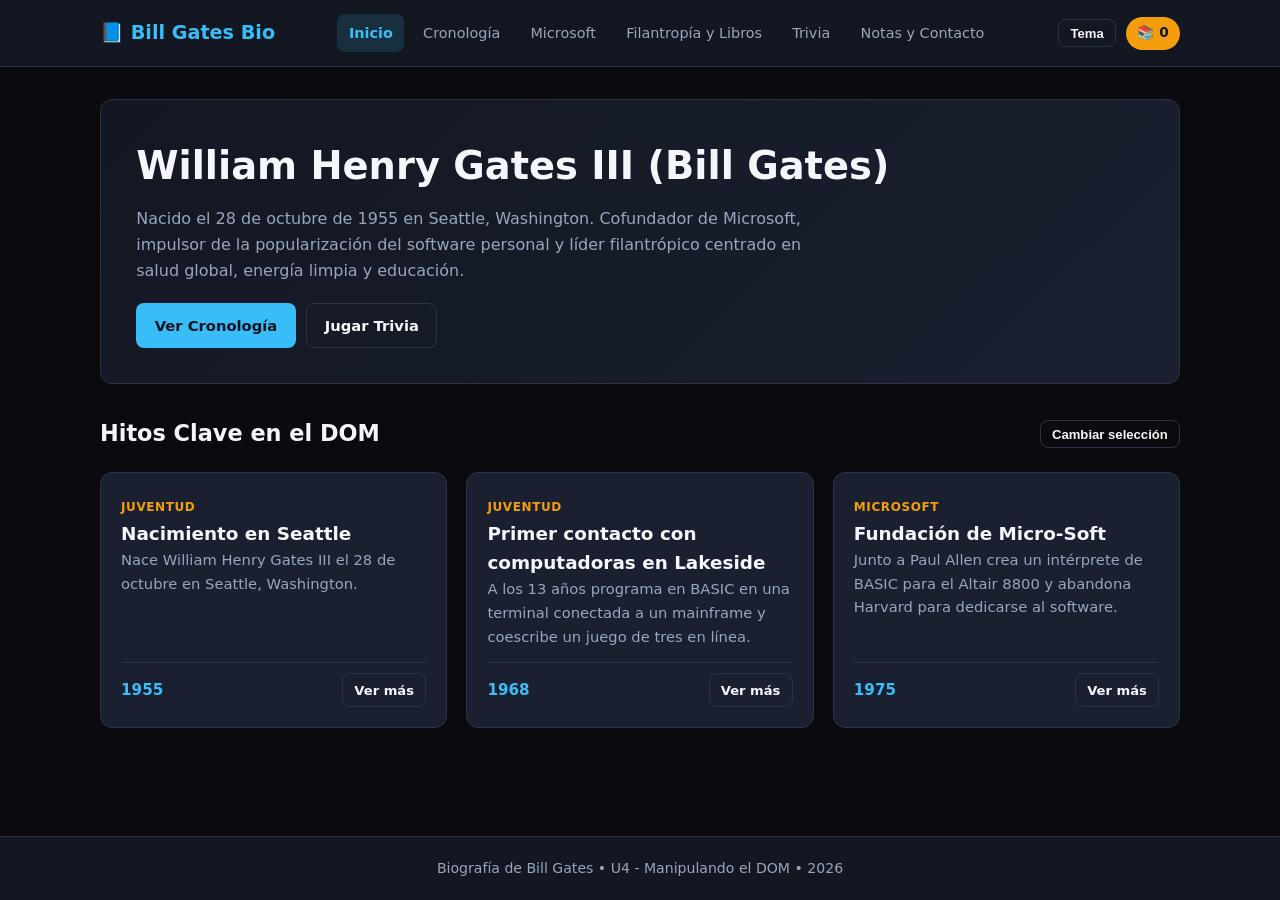
<file: index.html>
<!DOCTYPE html>
<html lang="es" data-page="home">
<head>
  <meta charset="UTF-8" />
  <meta name="viewport" content="width=device-width, initial-scale=1.0" />
  <title>Bill Gates — Biografía Interactiva</title>
  <link rel="stylesheet" href="styles.css" />
</head>
<body>
  <header>
    <div class="nav-container">
      <a href="index.html" class="brand">📘 Bill Gates Bio</a>
      <nav>
        <a href="index.html" class="active">Inicio</a>
        <a href="cronologia.html">Cronología</a>
        <a href="microsoft.html">Microsoft</a>
        <a href="filantropia.html">Filantropía y Libros</a>
        <a href="trivia.html">Trivia</a>
        <a href="contacto.html">Notas y Contacto</a>
      </nav>
      <div class="nav-actions">
        <button id="themeToggle" class="btn btn-outline btn-sm" type="button">Tema</button>
        <a href="filantropia.html" class="saved-badge">📚 <span id="savedCount">0</span></a>
      </div>
    </div>
  </header>

  <main>
    <section class="hero">
      <h1 id="heroHeading">William Henry Gates III (Bill Gates)</h1>
      <p>Nacido el 28 de octubre de 1955 en Seattle, Washington. Cofundador de Microsoft, impulsor de la popularización del software personal y líder filantrópico centrado en salud global, energía limpia y educación.</p>
      <div class="controls" style="margin-bottom: 0;">
        <a href="cronologia.html" class="btn btn-primary">Ver Cronología</a>
        <a href="trivia.html" class="btn btn-outline">Jugar Trivia</a>
      </div>
    </section>

    <div class="section-header">
      <h2>Hitos Clave en el DOM</h2>
      <button id="rotateMilestonesBtn" class="btn btn-outline btn-sm" type="button">Cambiar selección</button>
    </div>
    <div id="featuredMilestonesGrid" class="grid"></div>
  </main>

  <footer>
    <p>Biografía de Bill Gates • U4 - Manipulando el DOM • <span id="footerYear"></span></p>
  </footer>

  <script src="app.js"></script>
</body>
</html>
</file>
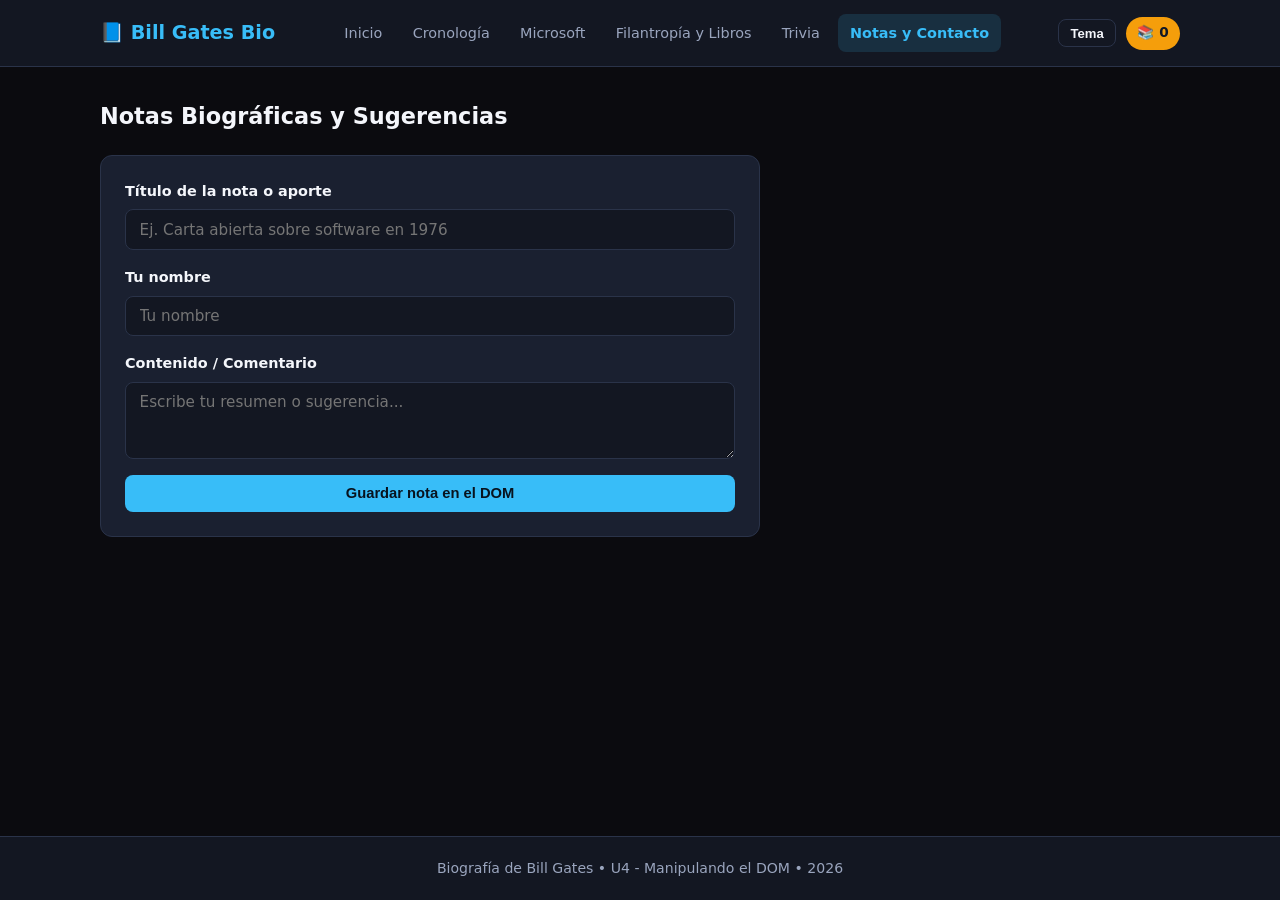
<file: contacto.html>
<!DOCTYPE html>
<html lang="es" data-page="contacto">
<head>
  <meta charset="UTF-8" />
  <meta name="viewport" content="width=device-width, initial-scale=1.0" />
  <title>Bill Gates — Notas y Contacto</title>
  <link rel="stylesheet" href="styles.css" />
</head>
<body>
  <header>
    <div class="nav-container">
      <a href="index.html" class="brand">📘 Bill Gates Bio</a>
      <nav>
        <a href="index.html">Inicio</a>
        <a href="cronologia.html">Cronología</a>
        <a href="microsoft.html">Microsoft</a>
        <a href="filantropia.html">Filantropía y Libros</a>
        <a href="trivia.html">Trivia</a>
        <a href="contacto.html" class="active">Notas y Contacto</a>
      </nav>
      <div class="nav-actions">
        <button id="themeToggle" class="btn btn-outline btn-sm" type="button">Tema</button>
        <a href="filantropia.html" class="saved-badge">📚 <span id="savedCount">0</span></a>
      </div>
    </div>
  </header>

  <main>
    <div class="section-header">
      <h2>Notas Biográficas y Sugerencias</h2>
    </div>

    <form id="noteForm" class="form-box" style="margin-bottom: 1.8rem;">
      <div class="form-group">
        <label for="noteTitle">Título de la nota o aporte</label>
        <input id="noteTitle" type="text" placeholder="Ej. Carta abierta sobre software en 1976" required />
      </div>
      <div class="form-group">
        <label for="noteAuthor">Tu nombre</label>
        <input id="noteAuthor" type="text" placeholder="Tu nombre" required />
      </div>
      <div class="form-group">
        <label for="noteContent">Contenido / Comentario</label>
        <textarea id="noteContent" rows="3" placeholder="Escribe tu resumen o sugerencia..." required></textarea>
      </div>
      <button class="btn btn-primary" type="submit">Guardar nota en el DOM</button>
      <div id="noteFeedback" class="feedback" hidden></div>
    </form>

    <div id="notesList" class="grid"></div>
  </main>

  <footer>
    <p>Biografía de Bill Gates • U4 - Manipulando el DOM • <span id="footerYear"></span></p>
  </footer>

  <script src="app.js"></script>
</body>
</html>
</file>
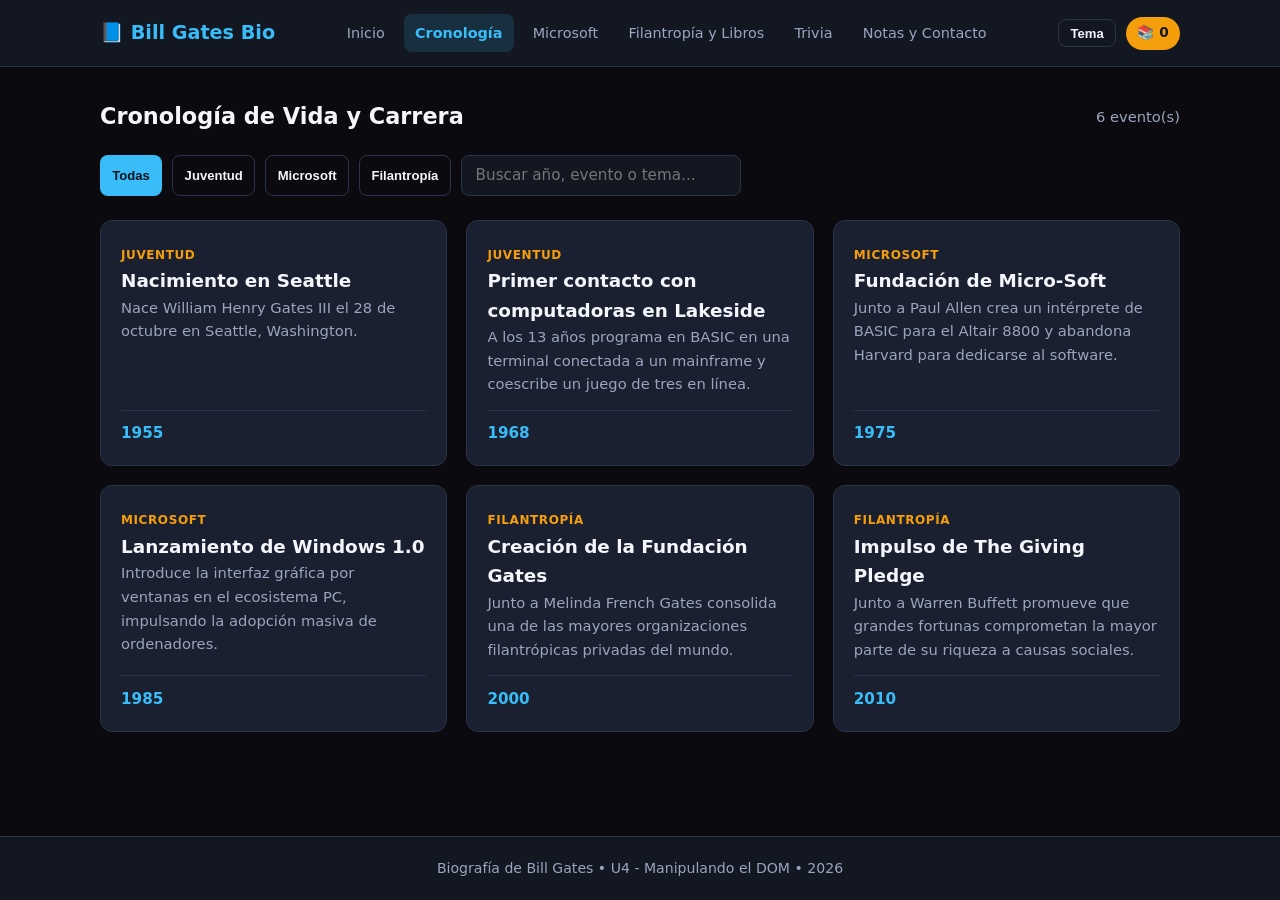
<file: cronologia.html>
<!DOCTYPE html>
<html lang="es" data-page="cronologia">
<head>
  <meta charset="UTF-8" />
  <meta name="viewport" content="width=device-width, initial-scale=1.0" />
  <title>Bill Gates — Cronología</title>
  <link rel="stylesheet" href="styles.css" />
</head>
<body>
  <header>
    <div class="nav-container">
      <a href="index.html" class="brand">📘 Bill Gates Bio</a>
      <nav>
        <a href="index.html">Inicio</a>
        <a href="cronologia.html" class="active">Cronología</a>
        <a href="microsoft.html">Microsoft</a>
        <a href="filantropia.html">Filantropía y Libros</a>
        <a href="trivia.html">Trivia</a>
        <a href="contacto.html">Notas y Contacto</a>
      </nav>
      <div class="nav-actions">
        <button id="themeToggle" class="btn btn-outline btn-sm" type="button">Tema</button>
        <a href="filantropia.html" class="saved-badge">📚 <span id="savedCount">0</span></a>
      </div>
    </div>
  </header>

  <main>
    <div class="section-header">
      <h2>Cronología de Vida y Carrera</h2>
      <span id="timelineCounter" class="card-desc"></span>
    </div>

    <div class="controls" id="eraFilters">
      <button class="btn btn-primary btn-sm" data-era="Todas" type="button">Todas</button>
      <button class="btn btn-outline btn-sm" data-era="Juventud" type="button">Juventud</button>
      <button class="btn btn-outline btn-sm" data-era="Microsoft" type="button">Microsoft</button>
      <button class="btn btn-outline btn-sm" data-era="Filantropía" type="button">Filantropía</button>
      <input id="searchTimelineInput" class="search-input" type="search" placeholder="Buscar año, evento o tema..." />
    </div>

    <div id="timelineGrid" class="grid"></div>
  </main>

  <footer>
    <p>Biografía de Bill Gates • U4 - Manipulando el DOM • <span id="footerYear"></span></p>
  </footer>

  <script src="app.js"></script>
</body>
</html>
</file>
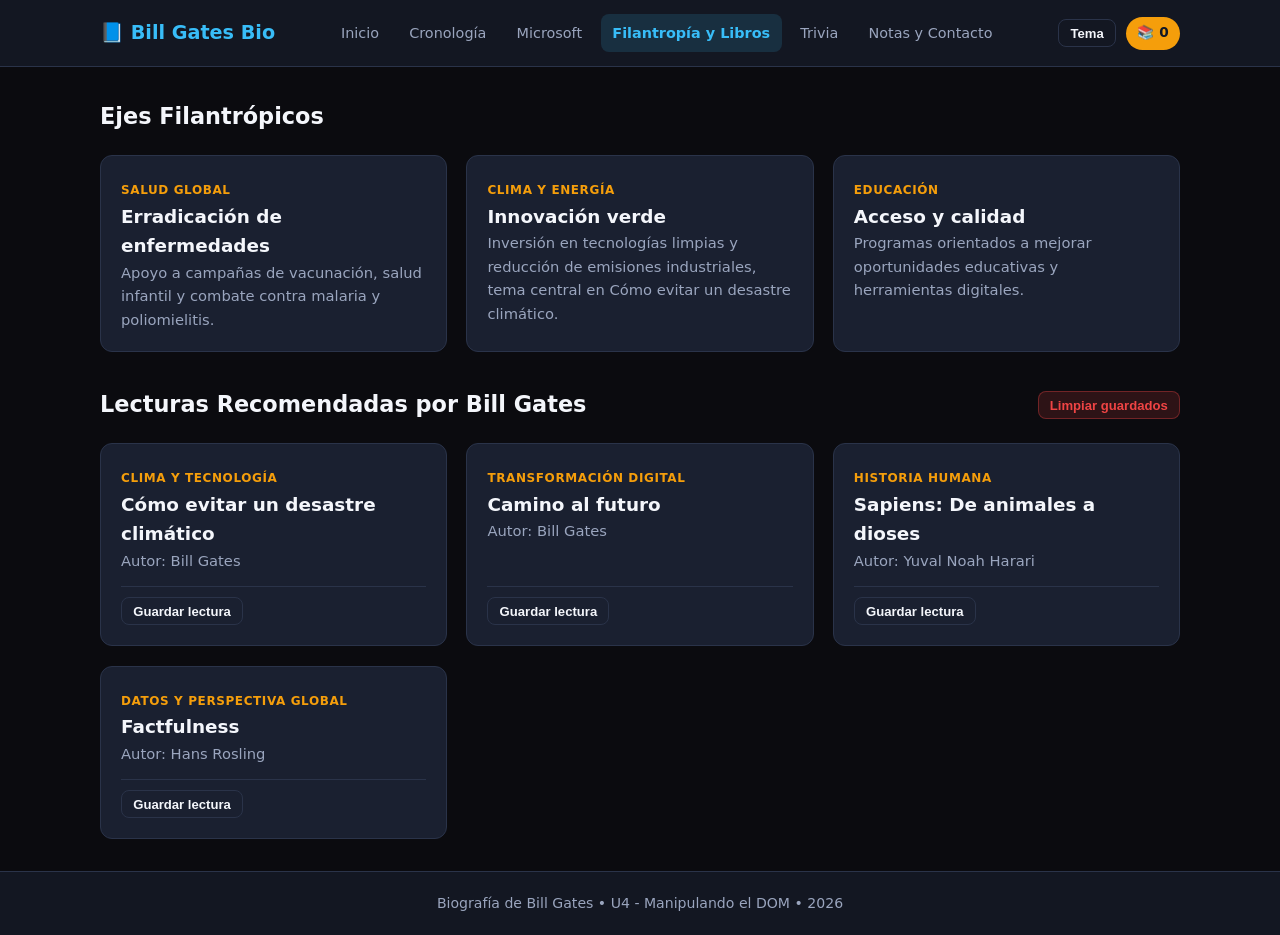
<file: filantropia.html>
<!DOCTYPE html>
<html lang="es" data-page="filantropia">
<head>
  <meta charset="UTF-8" />
  <meta name="viewport" content="width=device-width, initial-scale=1.0" />
  <title>Bill Gates — Filantropía y Libros</title>
  <link rel="stylesheet" href="styles.css" />
</head>
<body>
  <header>
    <div class="nav-container">
      <a href="index.html" class="brand">📘 Bill Gates Bio</a>
      <nav>
        <a href="index.html">Inicio</a>
        <a href="cronologia.html">Cronología</a>
        <a href="microsoft.html">Microsoft</a>
        <a href="filantropia.html" class="active">Filantropía y Libros</a>
        <a href="trivia.html">Trivia</a>
        <a href="contacto.html">Notas y Contacto</a>
      </nav>
      <div class="nav-actions">
        <button id="themeToggle" class="btn btn-outline btn-sm" type="button">Tema</button>
        <a href="filantropia.html" class="saved-badge">📚 <span id="savedCount">0</span></a>
      </div>
    </div>
  </header>

  <main>
    <div class="section-header">
      <h2>Ejes Filantrópicos</h2>
    </div>
    <div id="philanthropyGrid" class="grid" style="margin-bottom: 2.2rem;"></div>

    <div class="section-header">
      <h2>Lecturas Recomendadas por Bill Gates</h2>
      <button id="clearSavedBooksBtn" class="btn btn-danger btn-sm" type="button">Limpiar guardados</button>
    </div>
    <div id="booksGrid" class="grid"></div>
  </main>

  <footer>
    <p>Biografía de Bill Gates • U4 - Manipulando el DOM • <span id="footerYear"></span></p>
  </footer>

  <script src="app.js"></script>
</body>
</html>
</file>
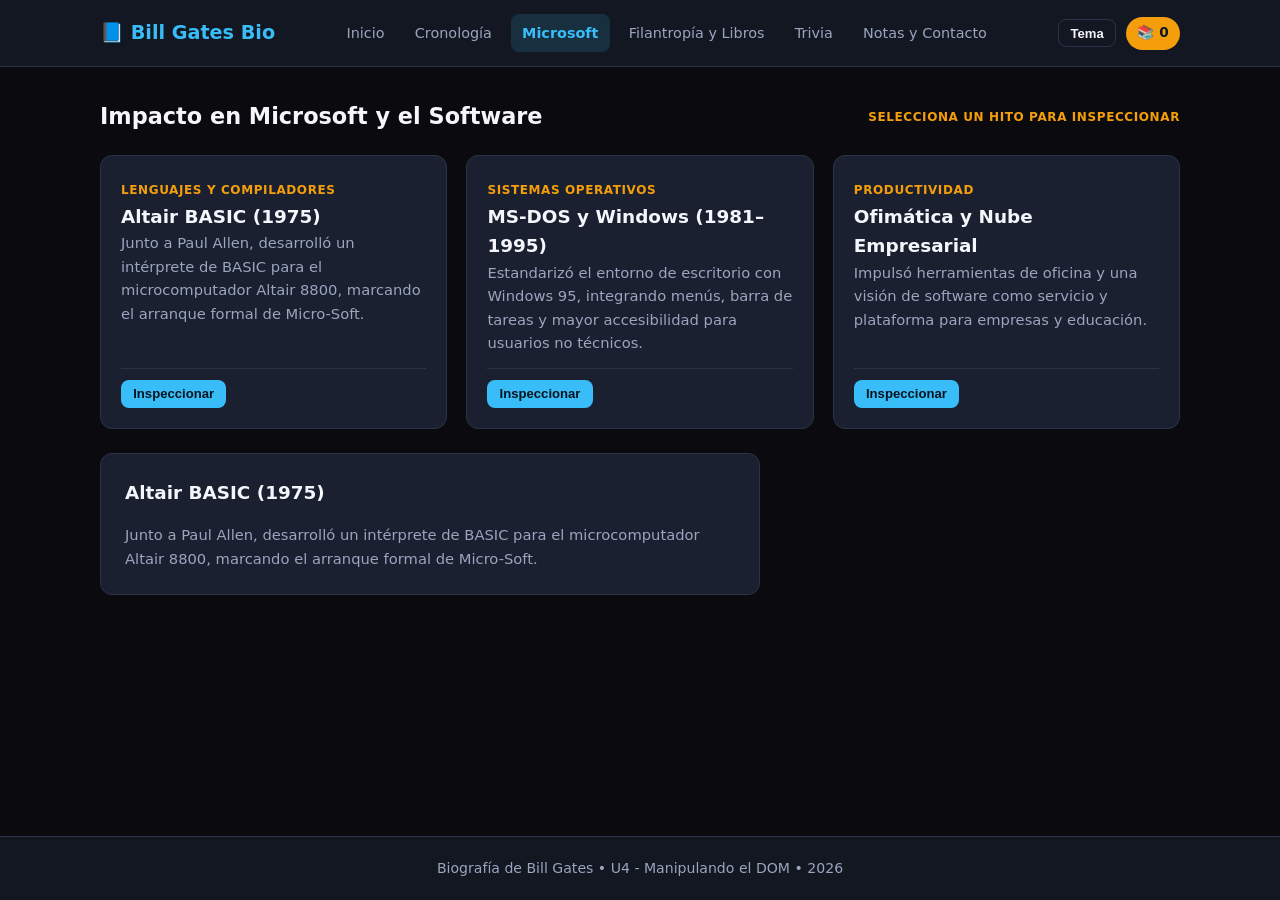
<file: microsoft.html>
<!DOCTYPE html>
<html lang="es" data-page="microsoft">
<head>
  <meta charset="UTF-8" />
  <meta name="viewport" content="width=device-width, initial-scale=1.0" />
  <title>Bill Gates — Etapa Microsoft</title>
  <link rel="stylesheet" href="styles.css" />
</head>
<body>
  <header>
    <div class="nav-container">
      <a href="index.html" class="brand">📘 Bill Gates Bio</a>
      <nav>
        <a href="index.html">Inicio</a>
        <a href="cronologia.html">Cronología</a>
        <a href="microsoft.html" class="active">Microsoft</a>
        <a href="filantropia.html">Filantropía y Libros</a>
        <a href="trivia.html">Trivia</a>
        <a href="contacto.html">Notas y Contacto</a>
      </nav>
      <div class="nav-actions">
        <button id="themeToggle" class="btn btn-outline btn-sm" type="button">Tema</button>
        <a href="filantropia.html" class="saved-badge">📚 <span id="savedCount">0</span></a>
      </div>
    </div>
  </header>

  <main>
    <div class="section-header">
      <h2>Impacto en Microsoft y el Software</h2>
      <span id="selectedEraDetail" class="card-tag">Selecciona un hito para inspeccionar</span>
    </div>

    <div id="msHighlightsGrid" class="grid" style="margin-bottom: 1.5rem;"></div>

    <div id="msInspectorBox" class="form-box">
      <h3 id="inspectorTitle" class="card-title">Altair BASIC (1975)</h3>
      <p id="inspectorText" class="card-desc">Junto a Paul Allen, desarrolló un intérprete de BASIC para el microcomputador Altair 8800, marcando el arranque formal de Micro-Soft.</p>
    </div>
  </main>

  <footer>
    <p>Biografía de Bill Gates • U4 - Manipulando el DOM • <span id="footerYear"></span></p>
  </footer>

  <script src="app.js"></script>
</body>
</html>
</file>
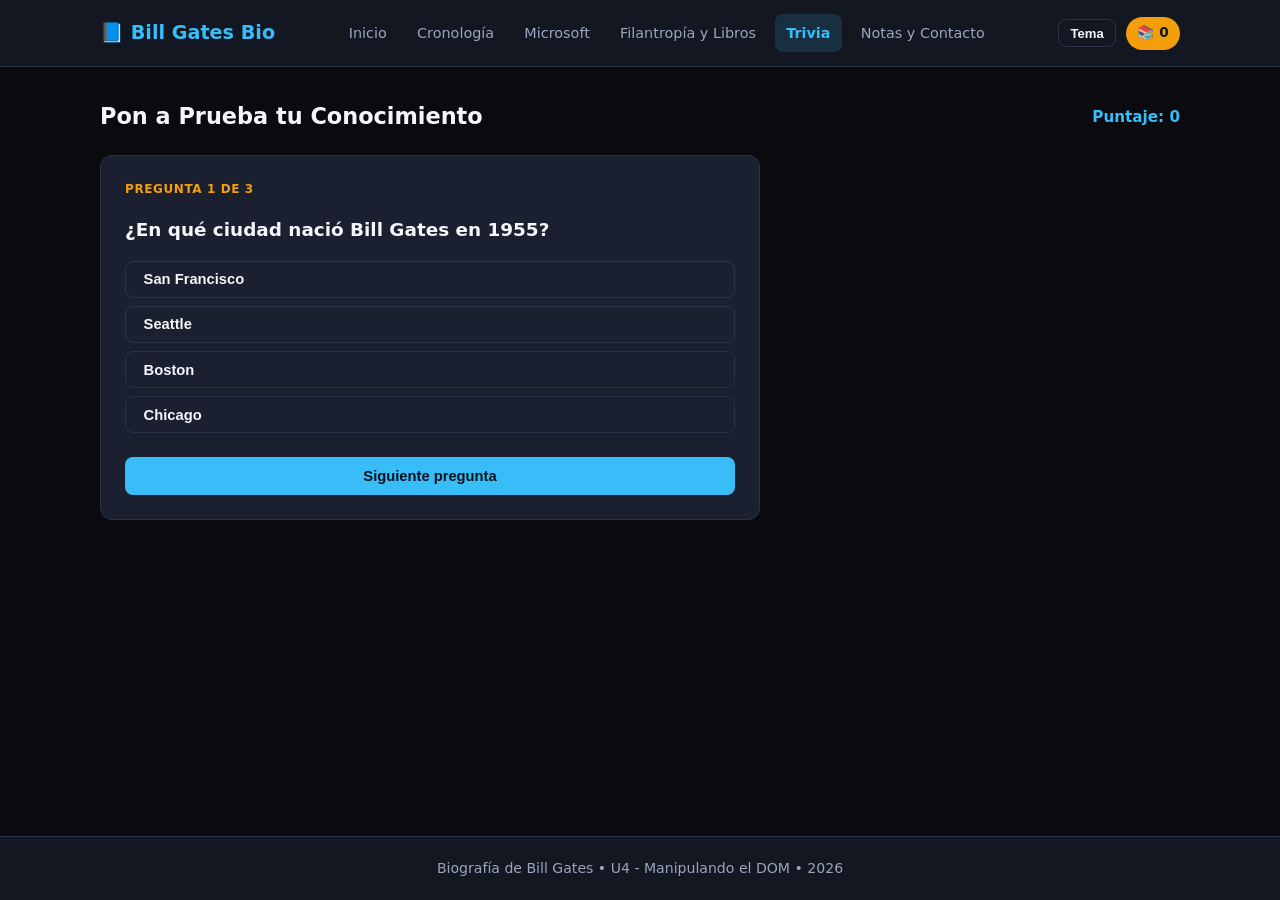
<file: trivia.html>
<!DOCTYPE html>
<html lang="es" data-page="trivia">
<head>
  <meta charset="UTF-8" />
  <meta name="viewport" content="width=device-width, initial-scale=1.0" />
  <title>Bill Gates — Trivia Biográfica</title>
  <link rel="stylesheet" href="styles.css" />
</head>
<body>
  <header>
    <div class="nav-container">
      <a href="index.html" class="brand">📘 Bill Gates Bio</a>
      <nav>
        <a href="index.html">Inicio</a>
        <a href="cronologia.html">Cronología</a>
        <a href="microsoft.html">Microsoft</a>
        <a href="filantropia.html">Filantropía y Libros</a>
        <a href="trivia.html" class="active">Trivia</a>
        <a href="contacto.html">Notas y Contacto</a>
      </nav>
      <div class="nav-actions">
        <button id="themeToggle" class="btn btn-outline btn-sm" type="button">Tema</button>
        <a href="filantropia.html" class="saved-badge">📚 <span id="savedCount">0</span></a>
      </div>
    </div>
  </header>

  <main>
    <div class="section-header">
      <h2>Pon a Prueba tu Conocimiento</h2>
      <span id="scoreDisplay" class="year-pill">Puntaje: 0</span>
    </div>

    <div class="form-box" id="quizBox">
      <span id="questionProgress" class="card-tag">Pregunta 1</span>
      <h3 id="questionText" class="card-title"></h3>
      <div id="optionsContainer"></div>
      <div id="quizFeedback" class="feedback" hidden></div>
      <button id="nextQuestionBtn" class="btn btn-primary" type="button">Siguiente pregunta</button>
    </div>
  </main>

  <footer>
    <p>Biografía de Bill Gates • U4 - Manipulando el DOM • <span id="footerYear"></span></p>
  </footer>

  <script src="app.js"></script>
</body>
</html>
</file>
<file: styles.css>
:root {
  --bg-main: #0b0b0f;
  --bg-surface: #131722;
  --bg-card: #1a2030;
  --text-main: #f4f6fb;
  --text-muted: #9aa5be;
  --accent: #38bdf8;
  --accent-hover: #0ea5e9;
  --accent-gold: #f59e0b;
  --border: #2a3349;
  --success: #22c55e;
  --danger: #ef4444;
  --radius: 12px;
}

body.light-theme {
  --bg-main: #f4f7fb;
  --bg-surface: #ffffff;
  --bg-card: #ffffff;
  --text-main: #0f172a;
  --text-muted: #475569;
  --border: #cbd5e1;
}

* {
  box-sizing: border-box;
  margin: 0;
  padding: 0;
}

body {
  font-family: system-ui, -apple-system, BlinkMacSystemFont, "Segoe UI", Roboto, sans-serif;
  background-color: var(--bg-main);
  color: var(--text-main);
  line-height: 1.6;
  min-height: 100vh;
  display: flex;
  flex-direction: column;
  transition: background-color 0.25s ease, color 0.25s ease;
}

a {
  color: inherit;
  text-decoration: none;
}

header {
  background-color: var(--bg-surface);
  border-bottom: 1px solid var(--border);
  position: sticky;
  top: 0;
  z-index: 50;
}

.nav-container {
  max-width: 1120px;
  margin: 0 auto;
  padding: 0.9rem 1.25rem;
  display: flex;
  flex-wrap: wrap;
  align-items: center;
  justify-content: space-between;
  gap: 1rem;
}

.brand {
  font-size: 1.2rem;
  font-weight: 800;
  color: var(--accent);
  display: flex;
  align-items: center;
  gap: 0.45rem;
}

nav {
  display: flex;
  flex-wrap: wrap;
  align-items: center;
  gap: 0.45rem;
}

nav a {
  padding: 0.45rem 0.72rem;
  border-radius: 8px;
  font-size: 0.9rem;
  color: var(--text-muted);
  transition: all 0.2s ease;
}

nav a:hover,
nav a.active {
  background-color: rgba(56, 189, 248, 0.14);
  color: var(--accent);
  font-weight: 600;
}

.nav-actions {
  display: flex;
  align-items: center;
  gap: 0.6rem;
}

.saved-badge {
  background-color: var(--accent-gold);
  color: #111827;
  font-weight: 700;
  font-size: 0.85rem;
  padding: 0.35rem 0.7rem;
  border-radius: 999px;
  display: inline-flex;
  align-items: center;
  gap: 0.35rem;
}

.btn {
  display: inline-flex;
  align-items: center;
  justify-content: center;
  gap: 0.4rem;
  padding: 0.6rem 1.1rem;
  border-radius: 8px;
  border: 1px solid transparent;
  font-weight: 600;
  font-size: 0.92rem;
  cursor: pointer;
  transition: all 0.2s ease;
}

.btn-primary {
  background-color: var(--accent);
  color: #08131e;
}

.btn-primary:hover {
  background-color: var(--accent-hover);
}

.btn-gold {
  background-color: var(--accent-gold);
  color: #111827;
}

.btn-outline {
  background-color: transparent;
  border-color: var(--border);
  color: var(--text-main);
}

.btn-outline:hover {
  border-color: var(--accent);
  color: var(--accent);
}

.btn-danger {
  background-color: rgba(239, 68, 68, 0.15);
  color: var(--danger);
  border-color: rgba(239, 68, 68, 0.35);
}

.btn-sm {
  padding: 0.35rem 0.7rem;
  font-size: 0.82rem;
}

main {
  flex: 1;
  max-width: 1120px;
  width: 100%;
  margin: 0 auto;
  padding: 2rem 1.25rem;
}

.hero {
  background: linear-gradient(135deg, var(--bg-surface), var(--bg-card));
  border: 1px solid var(--border);
  border-radius: var(--radius);
  padding: 2.2rem;
  margin-bottom: 2rem;
}

.hero h1 {
  font-size: clamp(1.7rem, 3.5vw, 2.4rem);
  margin-bottom: 0.6rem;
}

.hero p {
  color: var(--text-muted);
  max-width: 680px;
  margin-bottom: 1.25rem;
}

.section-header {
  display: flex;
  flex-wrap: wrap;
  justify-content: space-between;
  align-items: center;
  gap: 1rem;
  margin-bottom: 1.25rem;
}

.section-header h2 {
  font-size: 1.4rem;
}

.grid {
  display: grid;
  grid-template-columns: repeat(auto-fill, minmax(270px, 1fr));
  gap: 1.2rem;
}

.card {
  background-color: var(--bg-card);
  border: 1px solid var(--border);
  border-radius: var(--radius);
  padding: 1.25rem;
  display: flex;
  flex-direction: column;
  justify-content: space-between;
  gap: 0.85rem;
}

.card-tag {
  font-size: 0.75rem;
  text-transform: uppercase;
  letter-spacing: 0.05em;
  color: var(--accent-gold);
  font-weight: 700;
}

.card-title {
  font-size: 1.15rem;
  font-weight: 700;
}

.card-desc {
  color: var(--text-muted);
  font-size: 0.92rem;
}

.card-footer {
  display: flex;
  align-items: center;
  justify-content: space-between;
  padding-top: 0.65rem;
  border-top: 1px solid var(--border);
  gap: 0.5rem;
}

.year-pill {
  font-size: 0.95rem;
  font-weight: 800;
  color: var(--accent);
}

.controls {
  display: flex;
  flex-wrap: wrap;
  gap: 0.65rem;
  margin-bottom: 1.5rem;
}

input,
select,
textarea {
  width: 100%;
  padding: 0.65rem 0.85rem;
  border-radius: 8px;
  border: 1px solid var(--border);
  background-color: var(--bg-surface);
  color: var(--text-main);
  font-family: inherit;
  font-size: 0.95rem;
}

input:focus,
select:focus,
textarea:focus {
  outline: none;
  border-color: var(--accent);
}

.search-input {
  max-width: 280px;
}

.form-box {
  background-color: var(--bg-card);
  border: 1px solid var(--border);
  border-radius: var(--radius);
  padding: 1.5rem;
  display: grid;
  gap: 1rem;
  max-width: 660px;
}

.form-group {
  display: grid;
  gap: 0.4rem;
}

.form-group label {
  font-size: 0.9rem;
  font-weight: 600;
}

.option-btn {
  width: 100%;
  text-align: left;
  justify-content: flex-start;
  margin-bottom: 0.5rem;
}

.feedback {
  margin-top: 1rem;
  padding: 0.85rem 1rem;
  border-radius: 8px;
  font-size: 0.92rem;
  border: 1px solid var(--border);
  background-color: var(--bg-surface);
}

.feedback.success {
  border-color: rgba(34, 197, 94, 0.45);
  color: var(--success);
}

.feedback.error {
  border-color: rgba(239, 68, 68, 0.45);
  color: var(--danger);
}

footer {
  background-color: var(--bg-surface);
  border-top: 1px solid var(--border);
  text-align: center;
  padding: 1.25rem;
  color: var(--text-muted);
  font-size: 0.88rem;
}
</file>
